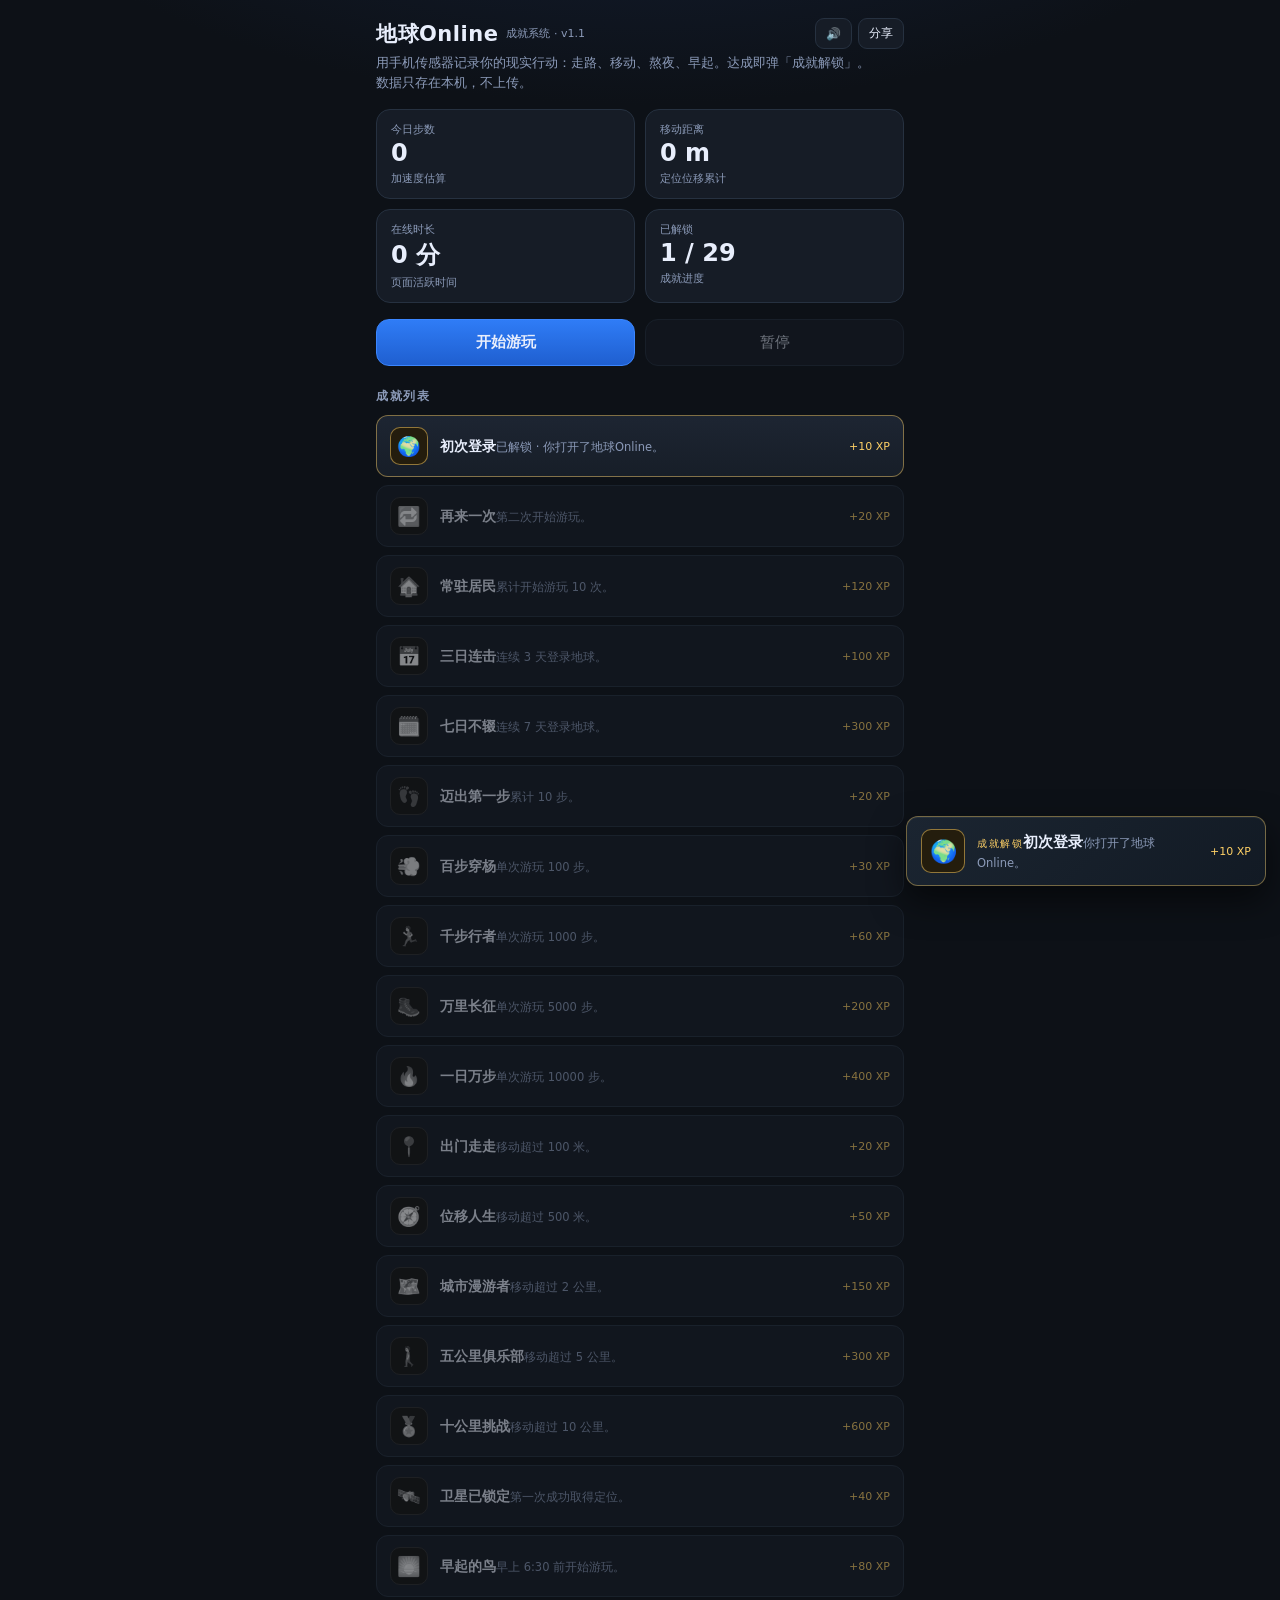
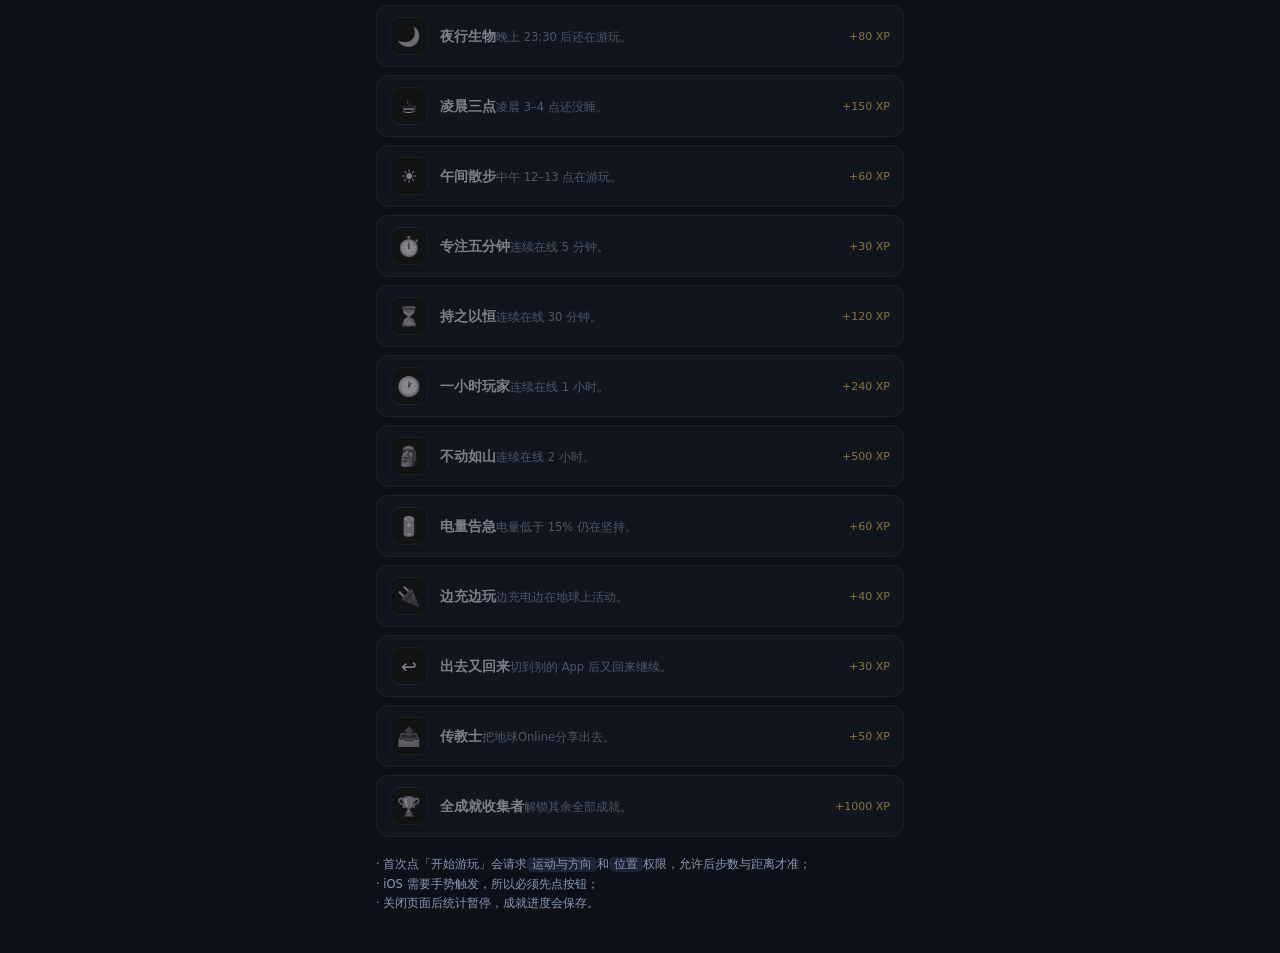
<file: assets/earth-online.html>
<!DOCTYPE html>
<html lang="zh-CN">
<head>
<meta charset="utf-8">
<meta name="viewport" content="width=device-width, initial-scale=1, viewport-fit=cover">
<meta name="theme-color" content="#10141c">
<title>地球Online · 成就</title>
<style>
  :root {
    --bg: #0d1117;
    --panel: #161c26;
    --line: #263140;
    --fg: #e8eefc;
    --muted: #8b9ab8;
    --gold: #ffd166;
    --green: #4ade80;
  }
  * { box-sizing: border-box; -webkit-tap-highlight-color: transparent; }
  html, body { margin: 0; min-height: 100%; }
  body {
    background: radial-gradient(1200px 600px at 50% -10%, #16233d 0%, var(--bg) 60%);
    color: var(--fg);
    font-family: system-ui, -apple-system, 'Segoe UI', 'PingFang SC', 'Microsoft YaHei', sans-serif;
    padding: 18px 16px calc(28px + env(safe-area-inset-bottom));
    max-width: 560px;
    margin: 0 auto;
  }
  header { display: flex; align-items: center; gap: 8px; margin-bottom: 4px; }
  h1 { font-size: 21px; margin: 0; letter-spacing: .5px; }
  .ver { font-size: 11px; color: var(--muted); }
  .head-actions { margin-left: auto; display: flex; gap: 6px; }
  .mini {
    font: inherit; font-size: 12px; padding: 6px 10px;
    border-radius: 9px; border: 1px solid var(--line);
    background: var(--panel); color: var(--fg); cursor: pointer;
  }
  .mini:active { transform: scale(.97); }
  .sub { color: var(--muted); font-size: 12.5px; margin: 4px 0 16px; line-height: 1.6; }

  .grid { display: grid; grid-template-columns: repeat(2, 1fr); gap: 10px; }
  .stat { background: var(--panel); border: 1px solid var(--line); border-radius: 14px; padding: 12px 14px; }
  .stat i { font-style: normal; font-size: 11px; color: var(--muted); display: block; }
  .stat b { font-size: 24px; font-variant-numeric: tabular-nums; display: block; margin-top: 2px; }
  .stat small { font-size: 11px; color: var(--muted); }

  .actions { display: flex; gap: 10px; margin: 16px 0 22px; }
  button.act {
    flex: 1; font: inherit; font-size: 15px; padding: 13px 10px;
    border-radius: 13px; border: 1px solid var(--line);
    background: var(--panel); color: var(--fg); cursor: pointer;
  }
  button.primary { background: linear-gradient(180deg, #2f7cf6, #1f5fd0); border-color: #3b86ff; font-weight: 700; }
  button:disabled { opacity: .45; }
  button.stop { border-color: #e2556a; color: #ff8fa0; }

  h2 { font-size: 12px; letter-spacing: .14em; color: var(--muted); text-transform: uppercase; margin: 0 0 10px; }
  ul { list-style: none; margin: 0; padding: 0; display: flex; flex-direction: column; gap: 8px; }
  li {
    display: flex; align-items: center; gap: 12px; padding: 11px 13px;
    border: 1px solid var(--line); border-radius: 12px; background: var(--panel); opacity: .5;
  }
  li.on { opacity: 1; border-color: rgba(255, 209, 102, .45); background: linear-gradient(180deg, #1d2532, #171e28); }
  .ico {
    width: 38px; height: 38px; flex: none; display: grid; place-items: center;
    border-radius: 10px; background: #0f1520; border: 1px solid var(--line);
    font-size: 19px; filter: grayscale(1);
  }
  li.on .ico { filter: none; border-color: rgba(255, 209, 102, .5); background: #241d0d; }
  .txt { min-width: 0; }
  .name { font-size: 14px; font-weight: 600; }
  .desc { font-size: 11.5px; color: var(--muted); margin-top: 1px; }
  .xp { margin-left: auto; font-size: 11px; color: var(--gold); white-space: nowrap; }

  .hint { color: var(--muted); font-size: 11.5px; line-height: 1.7; margin-top: 18px; }
  .hint code { background: #1b2432; padding: 1px 5px; border-radius: 5px; }

  #toasts {
    position: fixed; right: 14px; bottom: calc(14px + env(safe-area-inset-bottom)); left: 14px;
    display: flex; flex-direction: column; gap: 10px; pointer-events: none; z-index: 50;
  }
  .toast {
    display: flex; align-items: center; gap: 12px; padding: 12px 14px; border-radius: 12px;
    background: linear-gradient(135deg, #1b2531 0%, #121a24 100%);
    border: 1px solid rgba(255, 209, 102, .4);
    box-shadow: 0 14px 34px rgba(0, 0, 0, .55), inset 0 1px 0 rgba(255, 255, 255, .06);
    transform: translateY(24px); opacity: 0;
    transition: transform .32s cubic-bezier(.2, .9, .3, 1.2), opacity .32s ease;
  }
  .toast.show { transform: none; opacity: 1; }
  .toast .ico { width: 44px; height: 44px; font-size: 22px; filter: none; border-color: rgba(255, 209, 102, .5); background: #241d0d; }
  .toast .kick { font-size: 10px; letter-spacing: .16em; color: var(--gold); text-transform: uppercase; }
  .toast .name { font-size: 14.5px; margin-top: 2px; }
  .toast .desc { font-size: 11.5px; }
  @media (min-width: 620px) { #toasts { left: auto; width: 360px; } }
</style>
</head>
<body>
<header>
  <h1>地球Online</h1>
  <span class="ver">成就系统 · v1.1</span>
  <div class="head-actions">
    <button class="mini" id="sound" title="音效开关">🔊</button>
    <button class="mini" id="share">分享</button>
  </div>
</header>
<p class="sub">用手机传感器记录你的现实行动：走路、移动、熬夜、早起。达成即弹「成就解锁」。<br>数据只存在本机，不上传。</p>

<section class="grid">
  <div class="stat"><i>今日步数</i><b id="s-steps">0</b><small>加速度估算</small></div>
  <div class="stat"><i>移动距离</i><b id="s-dist">0 m</b><small>定位位移累计</small></div>
  <div class="stat"><i>在线时长</i><b id="s-time">0 分</b><small>页面活跃时间</small></div>
  <div class="stat"><i>已解锁</i><b id="s-ach">0 / 0</b><small>成就进度</small></div>
</section>

<div class="actions">
  <button id="start" class="act primary">开始游玩</button>
  <button id="stop" class="act" disabled>暂停</button>
</div>

<h2>成就列表</h2>
<ul id="list"></ul>

<p class="hint">
  · 首次点「开始游玩」会请求<code>运动与方向</code>和<code>位置</code>权限，允许后步数与距离才准；<br>
  · iOS 需要手势触发，所以必须先点按钮；<br>
  · 关闭页面后统计暂停，成就进度会保存。
</p>

<div id="toasts"></div>

<script>
(function () {
  'use strict';

  var DATE = new Date();
  var today = DATE.getFullYear() + '-' + (DATE.getMonth() + 1) + '-' + DATE.getDate();

  var ACH = [
    { id: 'login',      icon: '🌍', name: '初次登录',       desc: '你打开了地球Online。',                 xp: 10,  run: function () { return true; } },
    { id: 'session2',   icon: '🔁', name: '再来一次',       desc: '第二次开始游玩。',                     xp: 20,  run: function (s, m) { return m.sessions >= 2; } },
    { id: 'session10',  icon: '🏠', name: '常驻居民',       desc: '累计开始游玩 10 次。',                 xp: 120, run: function (s, m) { return m.sessions >= 10; } },
    { id: 'streak3',    icon: '📅', name: '三日连击',       desc: '连续 3 天登录地球。',                  xp: 100, run: function (s, m) { return m.streak >= 3; } },
    { id: 'streak7',    icon: '🗓️', name: '七日不辍',       desc: '连续 7 天登录地球。',                  xp: 300, run: function (s, m) { return m.streak >= 7; } },
    { id: 'step10',     icon: '👣', name: '迈出第一步',     desc: '累计 10 步。',                         xp: 20,  run: function (s) { return s.steps >= 10; } },
    { id: 'step100',    icon: '💨', name: '百步穿杨',       desc: '单次游玩 100 步。',                    xp: 30,  run: function (s) { return s.steps >= 100; } },
    { id: 'step1k',     icon: '🏃', name: '千步行者',       desc: '单次游玩 1000 步。',                   xp: 60,  run: function (s) { return s.steps >= 1000; } },
    { id: 'step5k',     icon: '🥾', name: '万里长征',       desc: '单次游玩 5000 步。',                   xp: 200, run: function (s) { return s.steps >= 5000; } },
    { id: 'step10k',    icon: '🔥', name: '一日万步',       desc: '单次游玩 10000 步。',                  xp: 400, run: function (s) { return s.steps >= 10000; } },
    { id: 'move100',    icon: '📍', name: '出门走走',       desc: '移动超过 100 米。',                    xp: 20,  run: function (s) { return s.distance >= 100; } },
    { id: 'move500',    icon: '🧭', name: '位移人生',       desc: '移动超过 500 米。',                    xp: 50,  run: function (s) { return s.distance >= 500; } },
    { id: 'move2k',     icon: '🗺️', name: '城市漫游者',     desc: '移动超过 2 公里。',                    xp: 150, run: function (s) { return s.distance >= 2000; } },
    { id: 'move5k',     icon: '🚶', name: '五公里俱乐部',   desc: '移动超过 5 公里。',                    xp: 300, run: function (s) { return s.distance >= 5000; } },
    { id: 'move10k',    icon: '🏅', name: '十公里挑战',     desc: '移动超过 10 公里。',                   xp: 600, run: function (s) { return s.distance >= 10000; } },
    { id: 'gps',        icon: '🛰️', name: '卫星已锁定',     desc: '第一次成功取得定位。',                 xp: 40,  run: function (s) { return s.gotFix; } },
    { id: 'early',      icon: '🌅', name: '早起的鸟',       desc: '早上 6:30 前开始游玩。',               xp: 80,  run: function (s) { return s.earlyBird; } },
    { id: 'night',      icon: '🌙', name: '夜行生物',       desc: '晚上 23:30 后还在游玩。',              xp: 80,  run: function (s) { return s.nightOwl; } },
    { id: 'midnight',   icon: '☕', name: '凌晨三点',       desc: '凌晨 3–4 点还没睡。',                  xp: 150, run: function (s) { return s.deepNight; } },
    { id: 'noon',       icon: '☀️', name: '午间散步',       desc: '中午 12–13 点在游玩。',                xp: 60,  run: function (s) { return s.noonWalk; } },
    { id: 'focus5',     icon: '⏱️', name: '专注五分钟',     desc: '连续在线 5 分钟。',                    xp: 30,  run: function (s) { return s.activeMs >= 5 * 60 * 1000; } },
    { id: 'focus30',    icon: '⏳', name: '持之以恒',       desc: '连续在线 30 分钟。',                   xp: 120, run: function (s) { return s.activeMs >= 30 * 60 * 1000; } },
    { id: 'focus60',    icon: '🕐', name: '一小时玩家',     desc: '连续在线 1 小时。',                    xp: 240, run: function (s) { return s.activeMs >= 60 * 60 * 1000; } },
    { id: 'focus120',   icon: '🗿', name: '不动如山',       desc: '连续在线 2 小时。',                    xp: 500, run: function (s) { return s.activeMs >= 120 * 60 * 1000; } },
    { id: 'lowbat',     icon: '🔋', name: '电量告急',       desc: '电量低于 15% 仍在坚持。',              xp: 60,  run: function (s) { return s.battery < 0.15; } },
    { id: 'charging',   icon: '🔌', name: '边充边玩',       desc: '边充电边在地球上活动。',               xp: 40,  run: function (s) { return s.charging; } },
    { id: 'background', icon: '↩️', name: '出去又回来',     desc: '切到别的 App 后又回来继续。',          xp: 30,  run: function (s) { return s.wentBackground; } },
    { id: 'share',      icon: '📤', name: '传教士',         desc: '把地球Online分享出去。',               xp: 50,  run: function (s) { return s.shared; } },
    { id: 'collector',  icon: '🏆', name: '全成就收集者',   desc: '解锁其余全部成就。',                   xp: 1000, run: function (s, m, saved) {
      var total = ACH.length - 1;
      var got = 0;
      for (var i = 0; i < ACH.length; i++) if (ACH[i].id !== 'collector' && saved[ACH[i].id]) got++;
      return got >= total;
    } }
  ];

  var KEY = 'earth-online-v1';
  var META_KEY = 'earth-online-meta-v1';
  var SOUND_KEY = 'earth-online-sound';

  var saved = {};
  var meta = { sessions: 0, lastDay: '', streak: 0 };
  try { saved = JSON.parse(localStorage.getItem(KEY) || '{}') || {}; } catch (e) { saved = {}; }
  try { meta = Object.assign(meta, JSON.parse(localStorage.getItem(META_KEY) || '{}') || {}); } catch (e) { /* ignore */ }

  var state = {
    steps: 0, distance: 0, activeMs: 0, battery: 1,
    earlyBird: false, nightOwl: false, deepNight: false, noonWalk: false,
    gotFix: false, charging: false, wentBackground: false, shared: false,
    running: false
  };

  var soundOn = localStorage.getItem(SOUND_KEY) !== 'off';
  var lastTick = 0, lastStepAt = 0, lastAcc = 0, lastPos = null, watchId = null, timer = null;

  var els = {
    steps: document.getElementById('s-steps'),
    dist: document.getElementById('s-dist'),
    time: document.getElementById('s-time'),
    ach: document.getElementById('s-ach'),
    list: document.getElementById('list'),
    start: document.getElementById('start'),
    stop: document.getElementById('stop'),
    toasts: document.getElementById('toasts'),
    sound: document.getElementById('sound'),
    share: document.getElementById('share')
  };

  function fmtDist(m) { return m < 1000 ? Math.round(m) + ' m' : (m / 1000).toFixed(2) + ' km'; }
  function fmtTime(ms) {
    var min = Math.floor(ms / 60000);
    return min < 60 ? min + ' 分' : Math.floor(min / 60) + ' 时 ' + (min % 60) + ' 分';
  }

  function renderList() {
    els.list.innerHTML = ACH.map(function (a) {
      var on = !!saved[a.id];
      return '<li class="' + (on ? 'on' : '') + '">' +
        '<span class="ico">' + a.icon + '</span>' +
        '<span class="txt"><span class="name">' + a.name + '</span>' +
        '<span class="desc">' + (on ? '已解锁 · ' + a.desc : a.desc) + '</span></span>' +
        '<span class="xp">+' + a.xp + ' XP</span></li>';
    }).join('');
    els.ach.textContent = Object.keys(saved).length + ' / ' + ACH.length;
  }

  function renderStats() {
    els.steps.textContent = String(state.steps);
    els.dist.textContent = fmtDist(state.distance);
    els.time.textContent = fmtTime(state.activeMs);
  }

  // Steam 风格：柔和的双音钟声（合成，不用外部音频）
  function steamChime() {
    if (!soundOn) return;
    try {
      var Ctx = window.AudioContext || window.webkitAudioContext;
      if (!Ctx) return;
      var ctx = new Ctx();
      var master = ctx.createGain();
      master.gain.value = 0.9;
      master.connect(ctx.destination);

      function bell(freq, start, dur, gain) {
        var osc = ctx.createOscillator();
        var g = ctx.createGain();
        osc.type = 'sine';
        osc.frequency.value = freq;
        g.gain.setValueAtTime(0.0001, ctx.currentTime + start);
        g.gain.exponentialRampToValueAtTime(gain, ctx.currentTime + start + 0.012);
        g.gain.exponentialRampToValueAtTime(0.0001, ctx.currentTime + start + dur);
        osc.connect(g).connect(master);
        osc.start(ctx.currentTime + start);
        osc.stop(ctx.currentTime + start + dur + 0.05);
      }
      // 学 Steam 的「叮—咚」：高音先响，低音随后托底
      bell(1318.5, 0, 0.55, 0.22);      // E6
      bell(1975.5, 0, 0.35, 0.08);      // B6 泛音
      bell(987.8, 0.085, 0.75, 0.16);   // B5
      setTimeout(function () { try { ctx.close(); } catch (e) { /* ignore */ } }, 1400);
    } catch (e) { /* 忽略 */ }
  }

  function toast(a) {
    var el = document.createElement('div');
    el.className = 'toast';
    el.innerHTML = '<span class="ico">' + a.icon + '</span>' +
      '<span class="txt"><span class="kick">成就解锁</span>' +
      '<span class="name">' + a.name + '</span>' +
      '<span class="desc">' + a.desc + '</span></span>' +
      '<span class="xp">+' + a.xp + ' XP</span>';
    els.toasts.appendChild(el);
    requestAnimationFrame(function () { el.classList.add('show'); });
    setTimeout(function () {
      el.classList.remove('show');
      setTimeout(function () { el.remove(); }, 400);
    }, 4200);
    steamChime();
  }

  function save() {
    try { localStorage.setItem(KEY, JSON.stringify(saved)); } catch (e) { /* ignore */ }
  }

  function check() {
    var changed = false;
    for (var i = 0; i < ACH.length; i++) {
      var a = ACH[i];
      if (saved[a.id]) continue;
      var ok = false;
      try { ok = a.run(state, meta, saved); } catch (e) { ok = false; }
      if (ok) {
        saved[a.id] = Date.now();
        save();
        toast(a);
        changed = true;
      }
    }
    if (changed) renderList();
  }

  function timeFlags() {
    var d = new Date();
    var h = d.getHours(), m = d.getMinutes();
    if (h < 6 || (h === 6 && m < 30)) state.earlyBird = true;
    if (h === 23 && m >= 30) state.nightOwl = true;
    if (h >= 0 && h < 4) state.nightOwl = true;
    if (h >= 3 && h < 4) state.deepNight = true;
    if (h === 12 || (h === 13 && m === 0)) state.noonWalk = true;
  }

  function tick() {
    if (!state.running) return;
    var now = Date.now();
    state.activeMs += Math.min(now - lastTick, 2000);
    lastTick = now;
    timeFlags();
    renderStats();
    check();
  }

  function onMotion(e) {
    var acc = e.accelerationIncludingGravity || e.acceleration;
    if (!acc || acc.x == null) return;
    var mag = Math.sqrt(acc.x * acc.x + acc.y * acc.y + acc.z * acc.z);
    var delta = Math.abs(mag - lastAcc);
    lastAcc = mag;
    var now = Date.now();
    if (delta > 11 && now - lastStepAt > 320) { lastStepAt = now; state.steps += 1; }
  }

  function onPos(p) {
    var c = p.coords;
    if (c.accuracy > 120) return;
    state.gotFix = true;
    if (lastPos) {
      var R = 6371000;
      var dLat = (c.latitude - lastPos.latitude) * Math.PI / 180;
      var dLon = (c.longitude - lastPos.longitude) * Math.PI / 180;
      var lat1 = lastPos.latitude * Math.PI / 180, lat2 = c.latitude * Math.PI / 180;
      var a = Math.sin(dLat / 2) ** 2 + Math.sin(dLon / 2) ** 2 * Math.cos(lat1) * Math.cos(lat2);
      var d = 2 * R * Math.asin(Math.sqrt(a));
      if (d > 3 && d < 200) state.distance += d;
    }
    lastPos = { latitude: c.latitude, longitude: c.longitude };
  }

  async function initBattery() {
    try {
      if (navigator.getBattery) {
        var b = await navigator.getBattery();
        state.battery = b.level;
        b.addEventListener('levelchange', function () { state.battery = b.level; });
        b.addEventListener('chargingchange', function () { if (b.charging) state.charging = true; });
        if (b.charging) state.charging = true;
      }
    } catch (e) { /* ignore */ }
  }

  async function requestMotion() {
    try {
      var D = window.DeviceMotionEvent;
      if (D && typeof D.requestPermission === 'function') {
        var res = await D.requestPermission();
        if (res !== 'granted') return false;
      }
      window.addEventListener('devicemotion', onMotion);
      return true;
    } catch (e) { return false; }
  }

  function startGeo() {
    try {
      if (!navigator.geolocation) return;
      watchId = navigator.geolocation.watchPosition(onPos, function () {}, {
        enableHighAccuracy: true, maximumAge: 5000, timeout: 15000
      });
    } catch (e) { /* ignore */ }
  }

  function bumpMeta() {
    var yesterday = new Date(Date.now() - 86400000);
    var y = yesterday.getFullYear() + '-' + (yesterday.getMonth() + 1) + '-' + yesterday.getDate();
    if (meta.lastDay === today) {
      // 今天已经算过一次
    } else if (meta.lastDay === y) {
      meta.streak = (meta.streak || 0) + 1;
      meta.lastDay = today;
      meta.sessions = (meta.sessions || 0) + 1;
    } else {
      meta.streak = 1;
      meta.lastDay = today;
      meta.sessions = (meta.sessions || 0) + 1;
    }
    try { localStorage.setItem(META_KEY, JSON.stringify(meta)); } catch (e) { /* ignore */ }
  }

  async function start() {
    if (state.running) return;
    state.running = true;
    bumpMeta();
    lastTick = Date.now();
    els.start.disabled = true;
    els.stop.disabled = false;
    await requestMotion();
    startGeo();
    initBattery();
    timeFlags();
    timer = setInterval(tick, 1000);
    tick();
    check();
  }

  function stop() {
    if (!state.running) return;
    state.running = false;
    clearInterval(timer);
    timer = null;
    els.start.disabled = false;
    els.stop.disabled = true;
    if (watchId != null && navigator.geolocation) { navigator.geolocation.clearWatch(watchId); watchId = null; }
    renderStats();
  }

  els.start.addEventListener('click', start);
  els.stop.addEventListener('click', stop);

  els.sound.addEventListener('click', function () {
    soundOn = !soundOn;
    localStorage.setItem(SOUND_KEY, soundOn ? 'on' : 'off');
    els.sound.textContent = soundOn ? '🔊' : '🔇';
    if (soundOn) steamChime();
  });
  els.sound.textContent = soundOn ? '🔊' : '🔇';

  els.share.addEventListener('click', async function () {
    var url = location.href.split('?')[0];
    try {
      if (navigator.share) {
        await navigator.share({ title: '地球Online · 成就', text: '我在现实里刷成就。', url: url });
      } else {
        await navigator.clipboard.writeText(url);
      }
      state.shared = true;
      check();
    } catch (e) { /* 用户取消 */ }
  });

  document.addEventListener('visibilitychange', function () {
    if (document.hidden) state.wentBackground = true;
  });

  check();
  renderList();
  renderStats();

  window.__EO__ = {
    state: state, saved: saved, meta: meta,
    unlock: function (id) {
      var a = ACH.filter(function (x) { return x.id === id; })[0];
      if (!a || saved[a.id]) return false;
      saved[a.id] = Date.now(); save(); toast(a); renderList(); return true;
    },
    unlockAll: function () {
      ACH.forEach(function (a) { if (!saved[a.id]) { saved[a.id] = Date.now(); toast(a); } });
      save(); renderList();
    }
  };

  if (location.search.indexOf('test=1') !== -1) {
    setTimeout(function () { window.__EO__.unlock('step100'); }, 700);
  }
})();
</script>
</body>
</html>
</file>
